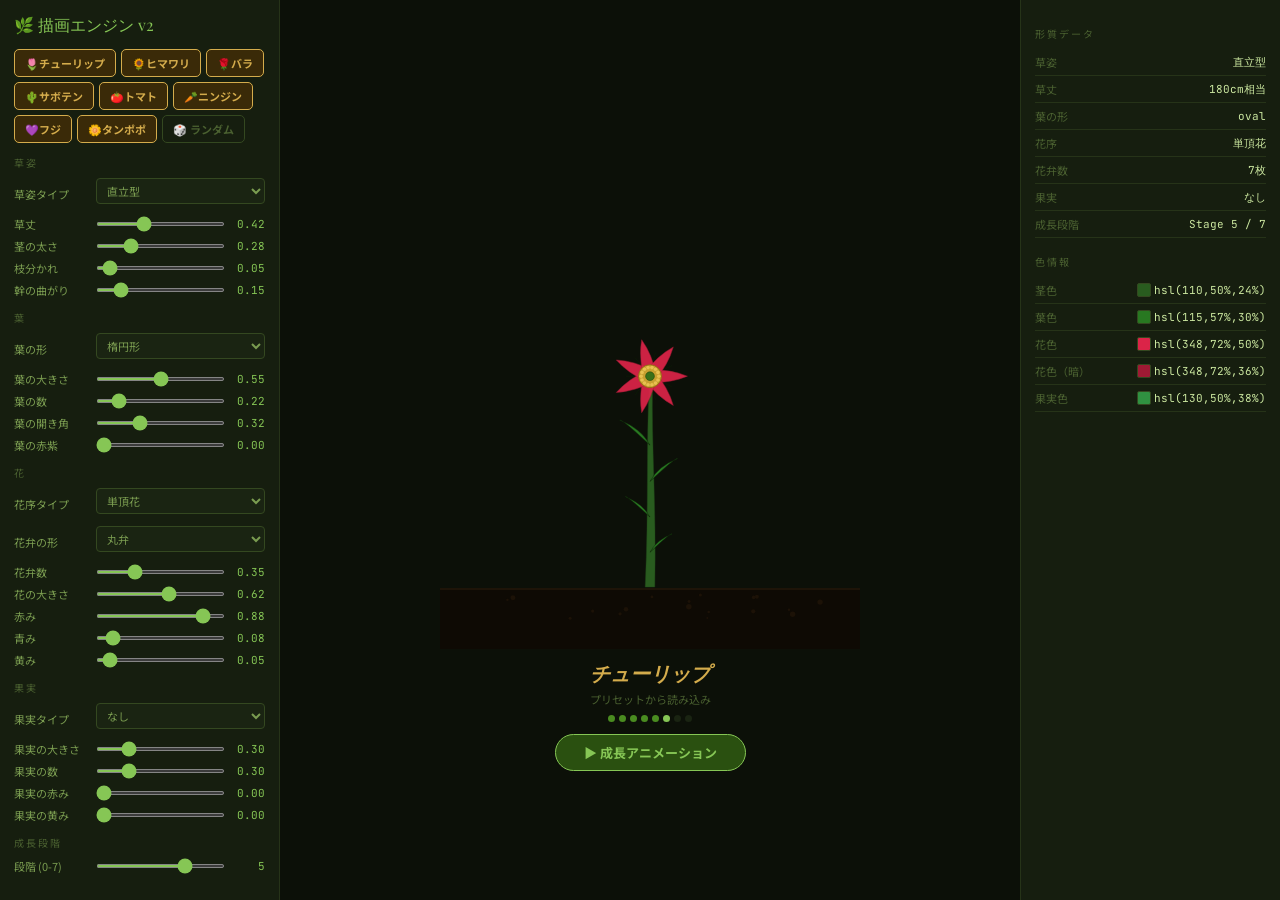
<file: engine/index.html>
<!DOCTYPE html>
<html lang="ja">
<head>
<meta charset="UTF-8">
<meta name="viewport" content="width=device-width, initial-scale=1.0">
<title>Botanist — 植物描画エンジン v2</title>
<link href="https://fonts.googleapis.com/css2?family=Playfair+Display:ital,wght@0,600;1,400&family=Noto+Sans+JP:wght@300;400;700&family=JetBrains+Mono&display=swap" rel="stylesheet">
<link rel="stylesheet" href="css/style.css">
</head>
<body>
<div class="app">

<!-- LEFT: GENE SLIDERS -->
<div class="left">
  <div style="font-family:'Playfair Display',serif;font-size:16px;color:var(--green);margin-bottom:12px">🌿 描画エンジン v2</div>

  <div class="btn-row">
    <button class="btn bg" onclick="load('tulip')">🌷チューリップ</button>
    <button class="btn bg" onclick="load('sunflower')">🌻ヒマワリ</button>
    <button class="btn bg" onclick="load('rose')">🌹バラ</button>
    <button class="btn bg" onclick="load('cactus')">🌵サボテン</button>
    <button class="btn bg" onclick="load('tomato')">🍅トマト</button>
    <button class="btn bg" onclick="load('carrot')">🥕ニンジン</button>
    <button class="btn bg" onclick="load('wisteria')">💜フジ</button>
    <button class="btn bg" onclick="load('dandelion')">🌼タンポポ</button>
    <button class="btn bd" onclick="rnd()">🎲 ランダム</button>
  </div>

  <div class="sec">草姿</div>
  <div class="sel-row"><div class="sel-lbl">草姿タイプ</div>
    <select id="s_habit" onchange="update()">
      <option value="erect">直立型</option>
      <option value="woody">木本型</option>
      <option value="creep">匍匐型</option>
      <option value="rosette">ロゼット型</option>
      <option value="cactus">多肉型</option>
      <option value="vine">つる性</option>
    </select>
  </div>
  <div class="sr"><div class="sl">草丈</div><input type="range" id="g_height" min="0.1" max="1" step="0.01" value="0.5" oninput="update()"><div class="sv" id="v_height">0.50</div></div>
  <div class="sr"><div class="sl">茎の太さ</div><input type="range" id="g_stemW" min="0.05" max="1" step="0.01" value="0.3" oninput="update()"><div class="sv" id="v_stemW">0.30</div></div>
  <div class="sr"><div class="sl">枝分かれ</div><input type="range" id="g_branch" min="0" max="1" step="0.01" value="0.3" oninput="update()"><div class="sv" id="v_branch">0.30</div></div>
  <div class="sr"><div class="sl">幹の曲がり</div><input type="range" id="g_sway" min="0" max="1" step="0.01" value="0.1" oninput="update()"><div class="sv" id="v_sway">0.10</div></div>

  <div class="sec">葉</div>
  <div class="sel-row"><div class="sel-lbl">葉の形</div>
    <select id="s_leafShape" onchange="update()">
      <option value="oval">楕円形</option>
      <option value="narrow">線形・披針形</option>
      <option value="heart">心形</option>
      <option value="round">円形</option>
      <option value="compound">羽状複葉</option>
      <option value="palmate">掌状複葉</option>
      <option value="needle">針状（針葉樹）</option>
    </select>
  </div>
  <div class="sr"><div class="sl">葉の大きさ</div><input type="range" id="g_leafSz" min="0.1" max="1" step="0.01" value="0.5" oninput="update()"><div class="sv" id="v_leafSz">0.50</div></div>
  <div class="sr"><div class="sl">葉の数</div><input type="range" id="g_leafN" min="0.1" max="1" step="0.01" value="0.5" oninput="update()"><div class="sv" id="v_leafN">0.50</div></div>
  <div class="sr"><div class="sl">葉の開き角</div><input type="range" id="g_leafA" min="0" max="1" step="0.01" value="0.5" oninput="update()"><div class="sv" id="v_leafA">0.50</div></div>
  <div class="sr"><div class="sl">葉の赤紫</div><input type="range" id="g_leafR" min="0" max="1" step="0.01" value="0" oninput="update()"><div class="sv" id="v_leafR">0.00</div></div>

  <div class="sec">花</div>
  <div class="sel-row"><div class="sel-lbl">花序タイプ</div>
    <select id="s_inflo" onchange="update()">
      <option value="solitary">単頂花</option>
      <option value="capitulum">頭状花序（ヒマワリ型）</option>
      <option value="raceme">総状花序（フジ型）</option>
      <option value="spike">穂状花序（ラベンダー型）</option>
      <option value="umbel">散形花序（ニンジン型）</option>
      <option value="corymb">散房花序（桜型）</option>
    </select>
  </div>
  <div class="sel-row"><div class="sel-lbl">花弁の形</div>
    <select id="s_petalShape" onchange="update()">
      <option value="round">丸弁</option>
      <option value="sword">剣弁</option>
      <option value="frill">フリル弁</option>
      <option value="tubular">筒状</option>
    </select>
  </div>
  <div class="sr"><div class="sl">花弁数</div><input type="range" id="g_petalN" min="0.1" max="1" step="0.01" value="0.4" oninput="update()"><div class="sv" id="v_petalN">0.40</div></div>
  <div class="sr"><div class="sl">花の大きさ</div><input type="range" id="g_flowerSz" min="0.1" max="1" step="0.01" value="0.5" oninput="update()"><div class="sv" id="v_flowerSz">0.50</div></div>
  <div class="sr"><div class="sl">赤み</div><input type="range" id="g_fR" min="0" max="1" step="0.01" value="0.8" oninput="update()"><div class="sv" id="v_fR">0.80</div></div>
  <div class="sr"><div class="sl">青み</div><input type="range" id="g_fB" min="0" max="1" step="0.01" value="0.1" oninput="update()"><div class="sv" id="v_fB">0.10</div></div>
  <div class="sr"><div class="sl">黄み</div><input type="range" id="g_fY" min="0" max="1" step="0.01" value="0.1" oninput="update()"><div class="sv" id="v_fY">0.10</div></div>

  <div class="sec">果実</div>
  <div class="sel-row"><div class="sel-lbl">果実タイプ</div>
    <select id="s_fruit" onchange="update()">
      <option value="none">なし</option>
      <option value="berry">液果（トマト型）</option>
      <option value="drupe">核果（モモ型）</option>
      <option value="pome">仁果（リンゴ型）</option>
      <option value="legume">豆果（エンドウ型）</option>
      <option value="cluster">房状（ブドウ型）</option>
      <option value="aggregate">集合果（イチゴ型）</option>
      <option value="capsule">蒴果（弾ける型）</option>
      <option value="root_vis">根菜（地上に見える）</option>
    </select>
  </div>
  <div class="sr"><div class="sl">果実の大きさ</div><input type="range" id="g_fruitSz" min="0.1" max="1" step="0.01" value="0.4" oninput="update()"><div class="sv" id="v_fruitSz">0.40</div></div>
  <div class="sr"><div class="sl">果実の数</div><input type="range" id="g_fruitN" min="0.1" max="1" step="0.01" value="0.5" oninput="update()"><div class="sv" id="v_fruitN">0.50</div></div>
  <div class="sr"><div class="sl">果実の赤み</div><input type="range" id="g_frR" min="0" max="1" step="0.01" value="0.8" oninput="update()"><div class="sv" id="v_frR">0.80</div></div>
  <div class="sr"><div class="sl">果実の黄み</div><input type="range" id="g_frY" min="0" max="1" step="0.01" value="0.1" oninput="update()"><div class="sv" id="v_frY">0.10</div></div>

  <div class="sec">成長段階</div>
  <div class="sr"><div class="sl">段階 (0-7)</div><input type="range" id="g_stage" min="0" max="7" step="1" value="5" oninput="update()"><div class="sv" id="v_stage">5</div></div>
</div>

<!-- CENTER: SVG CANVAS -->
<div class="center">
  <div class="bg-grid"></div>
  <div id="tooltip" style="position:absolute;top:0;left:0;">
    <div id="tip-name"></div>
    <div id="tip-vars"></div>
  </div>
  <svg id="svg" width="420" height="520" viewBox="0 0 420 520" style="position:relative;z-index:1">
    <defs>
      <filter id="highlight" x="-20%" y="-20%" width="140%" height="140%">
        <feGaussianBlur in="SourceAlpha" stdDeviation="3" result="blur"/>
        <feFlood flood-color="#86c655" flood-opacity="0.8" result="color"/>
        <feComposite in="color" in2="blur" operator="in" result="shadow"/>
        <feMerge><feMergeNode in="shadow"/><feMergeNode in="SourceGraphic"/></feMerge>
      </filter>
    </defs>
  </svg>
  <div class="plant-label">
    <h2 id="nameLabel">チューリップ</h2>
    <p id="descLabel">遺伝子から描画された植物</p>
  </div>
  <div class="si" id="si"></div>
  <button class="gbtn" onclick="animGrow()">▶ 成長アニメーション</button>
</div>

<!-- RIGHT: TRAITS -->
<div class="right">
  <div class="sec">形質データ</div>
  <div id="traitPanel"></div>
  <div class="sec" style="margin-top:16px">色情報</div>
  <div id="colorPanel"></div>
</div>

</div><!-- .app -->

<!-- JS: 依存順に読み込む -->
<script src="js/utils.js"></script>
<script src="js/color.js"></script>
<script src="js/tooltip.js"></script>
<script src="js/stem.js"></script>
<script src="js/leaf.js"></script>
<script src="js/flower.js"></script>
<script src="js/inflo.js"></script>
<script src="js/fruit.js"></script>
<script src="js/plant.js"></script>

</body>
</html>
</file>
<file: engine/css/style.css>
/* style.css — 植物描画エンジン スタイル */

:root {
  --bg:#0c1008;--bg2:#131a0d;--bg3:#1a2412;
  --panel:#161e0f;--border:#263318;--border2:#344820;
  --green:#86c655;--green2:#4a8c20;--green-dim:#2a5010;
  --gold:#d4ac4c;--text:#cce8a0;--text2:#7a9c50;--text3:#4a6030;
}
*{box-sizing:border-box;margin:0;padding:0;}
body{background:var(--bg);color:var(--text);font-family:'Noto Sans JP',sans-serif;font-size:13px;}
.app{display:grid;grid-template-columns:280px 1fr 260px;height:100vh;overflow:hidden;}
.left{background:var(--panel);border-right:1px solid var(--border);overflow-y:auto;padding:14px;}
.center{display:flex;flex-direction:column;align-items:center;justify-content:center;background:var(--bg);position:relative;overflow:hidden;}
#tooltip{display:none;position:absolute;background:var(--bg2);border:1px solid var(--green);border-radius:8px;padding:8px 12px;pointer-events:none;z-index:100;max-width:220px;}
#tip-name{font-size:12px;font-weight:700;color:var(--gold);margin-bottom:4px;}
#tip-vars{font-size:10px;color:var(--text2);font-family:'JetBrains Mono',monospace;line-height:1.6;white-space:pre-wrap;}
.right{background:var(--panel);border-left:1px solid var(--border);overflow-y:auto;padding:14px;}
.bg-grid{position:absolute;inset:0;background-image:linear-gradient(var(--border)30 1px,transparent 1px),linear-gradient(90deg,var(--border)30 1px,transparent 1px);background-size:40px 40px;pointer-events:none;}
.sec{font-size:10px;letter-spacing:2px;text-transform:uppercase;color:var(--text3);margin:12px 0 8px;}
.sr{display:flex;align-items:center;gap:6px;margin-bottom:6px;}
.sl{font-size:11px;color:var(--text2);width:76px;flex-shrink:0;}
input[type=range]{flex:1;accent-color:var(--green);height:4px;}
.sv{font-size:11px;color:var(--green);width:38px;text-align:right;font-family:'JetBrains Mono',monospace;}
.btn-row{display:flex;gap:5px;flex-wrap:wrap;margin-bottom:10px;}
.btn{padding:5px 10px;border-radius:5px;border:1px solid;font-family:inherit;font-size:11px;cursor:pointer;transition:all .2s;font-weight:700;}
.bg{background:#3a2a08;border-color:var(--gold);color:var(--gold);}
.bg:hover{background:var(--gold);color:var(--bg);}
.bd{background:transparent;border-color:var(--border2);color:var(--text3);}
.bd:hover{border-color:var(--text3);color:var(--text2);}
.bgn{background:var(--green-dim);border-color:var(--green);color:var(--green);}
.bgn:hover{background:var(--green);color:var(--bg);}
.plant-label{text-align:center;margin-top:10px;}
.plant-label h2{font-family:'Playfair Display',serif;font-style:italic;color:var(--gold);font-size:20px;}
.plant-label p{font-size:11px;color:var(--text3);margin-top:3px;}
.sdot{width:7px;height:7px;border-radius:50%;background:var(--bg3);transition:background .3s;}
.sdot.done{background:var(--green2);}
.sdot.active{background:var(--green);}
.si{display:flex;gap:4px;justify-content:center;margin-top:8px;}
.gbtn{margin-top:12px;padding:8px 28px;background:var(--green-dim);border:1px solid var(--green);border-radius:30px;color:var(--green);font-family:inherit;font-size:13px;font-weight:700;cursor:pointer;transition:all .2s;}
.gbtn:hover{background:var(--green);color:var(--bg);}
.ti{display:flex;justify-content:space-between;align-items:center;padding:5px 0;border-bottom:1px solid var(--border);}
.tk{font-size:11px;color:var(--text3);}
.tv{font-size:11px;color:var(--text);font-family:'JetBrains Mono',monospace;}
.sw{width:14px;height:14px;border-radius:2px;border:1px solid var(--border2);display:inline-block;vertical-align:middle;margin-right:3px;}
/* SELECT */
select{background:var(--bg3);border:1px solid var(--border2);border-radius:4px;padding:3px 6px;font-family:inherit;font-size:11px;color:var(--text2);width:100%;margin-bottom:6px;}
.sel-row{display:flex;align-items:center;gap:6px;margin-bottom:6px;}
.sel-lbl{font-size:11px;color:var(--text2);width:76px;flex-shrink:0;}
</file>
